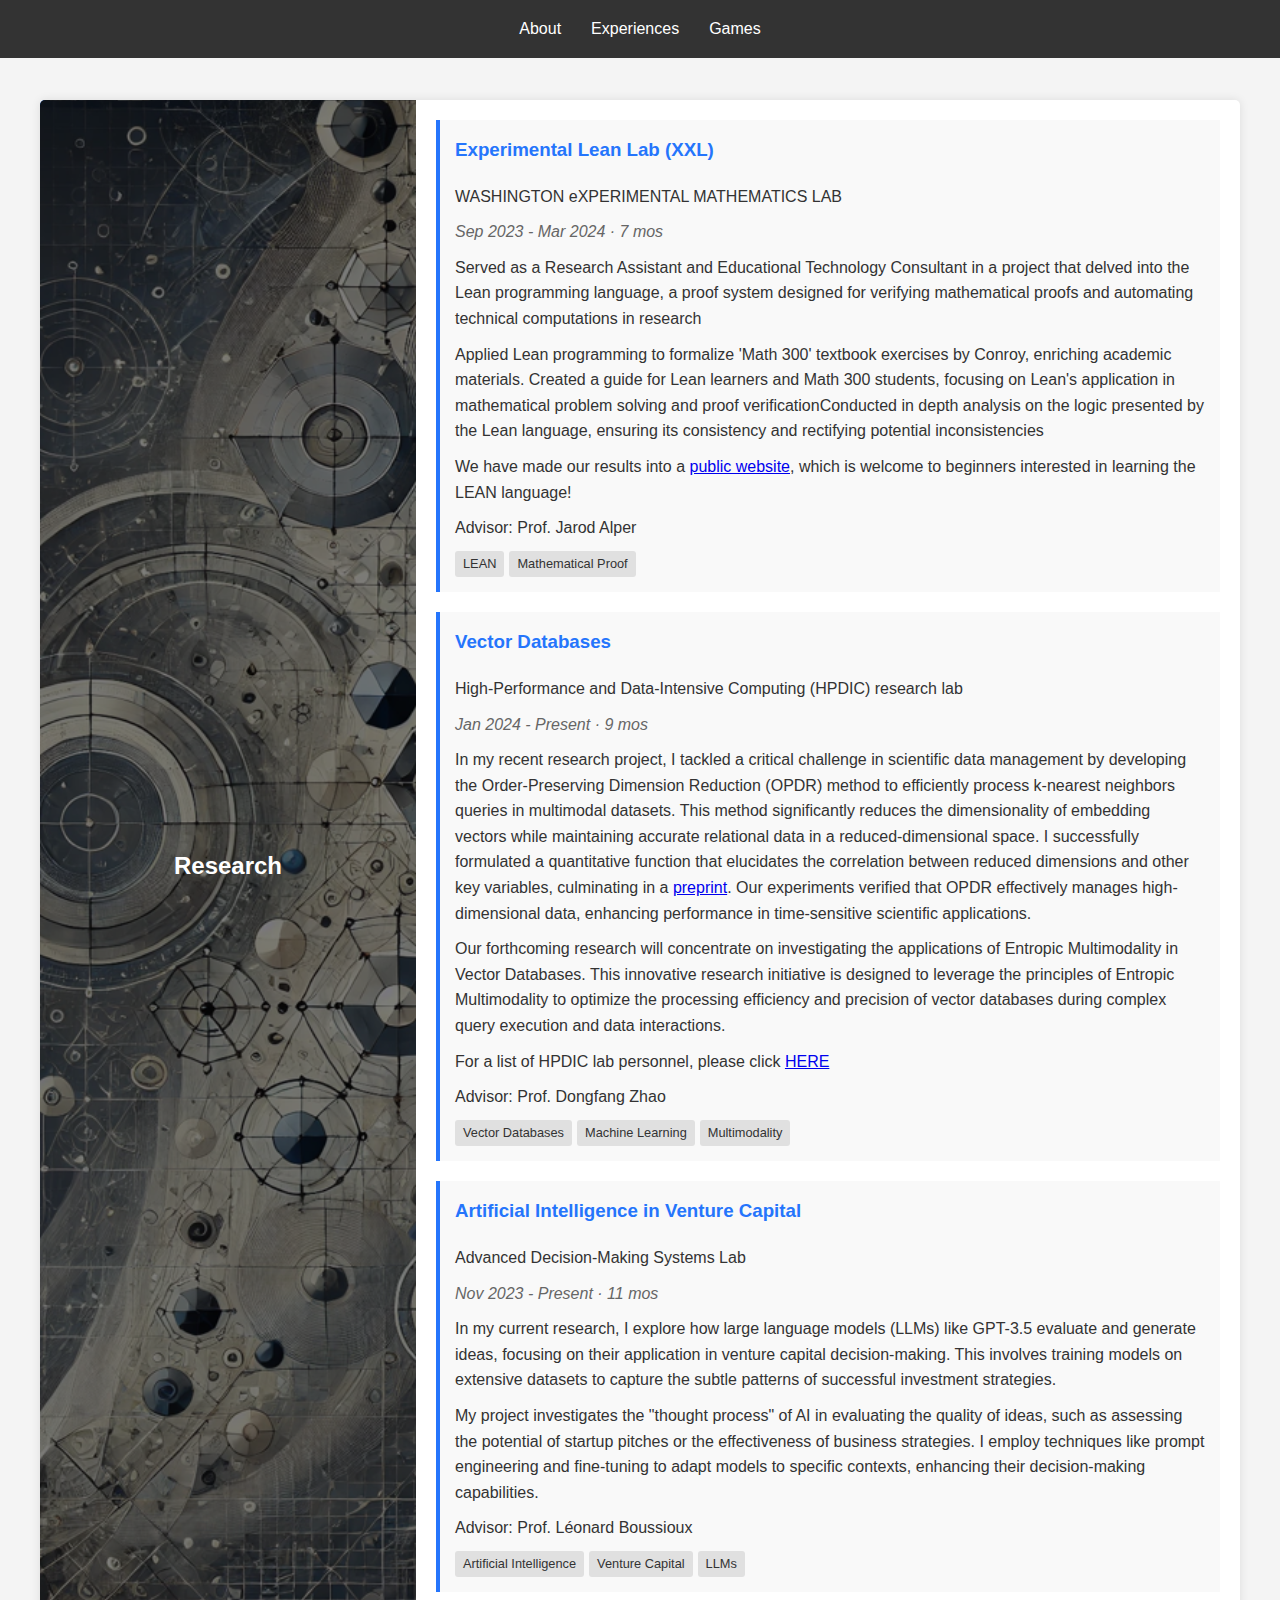
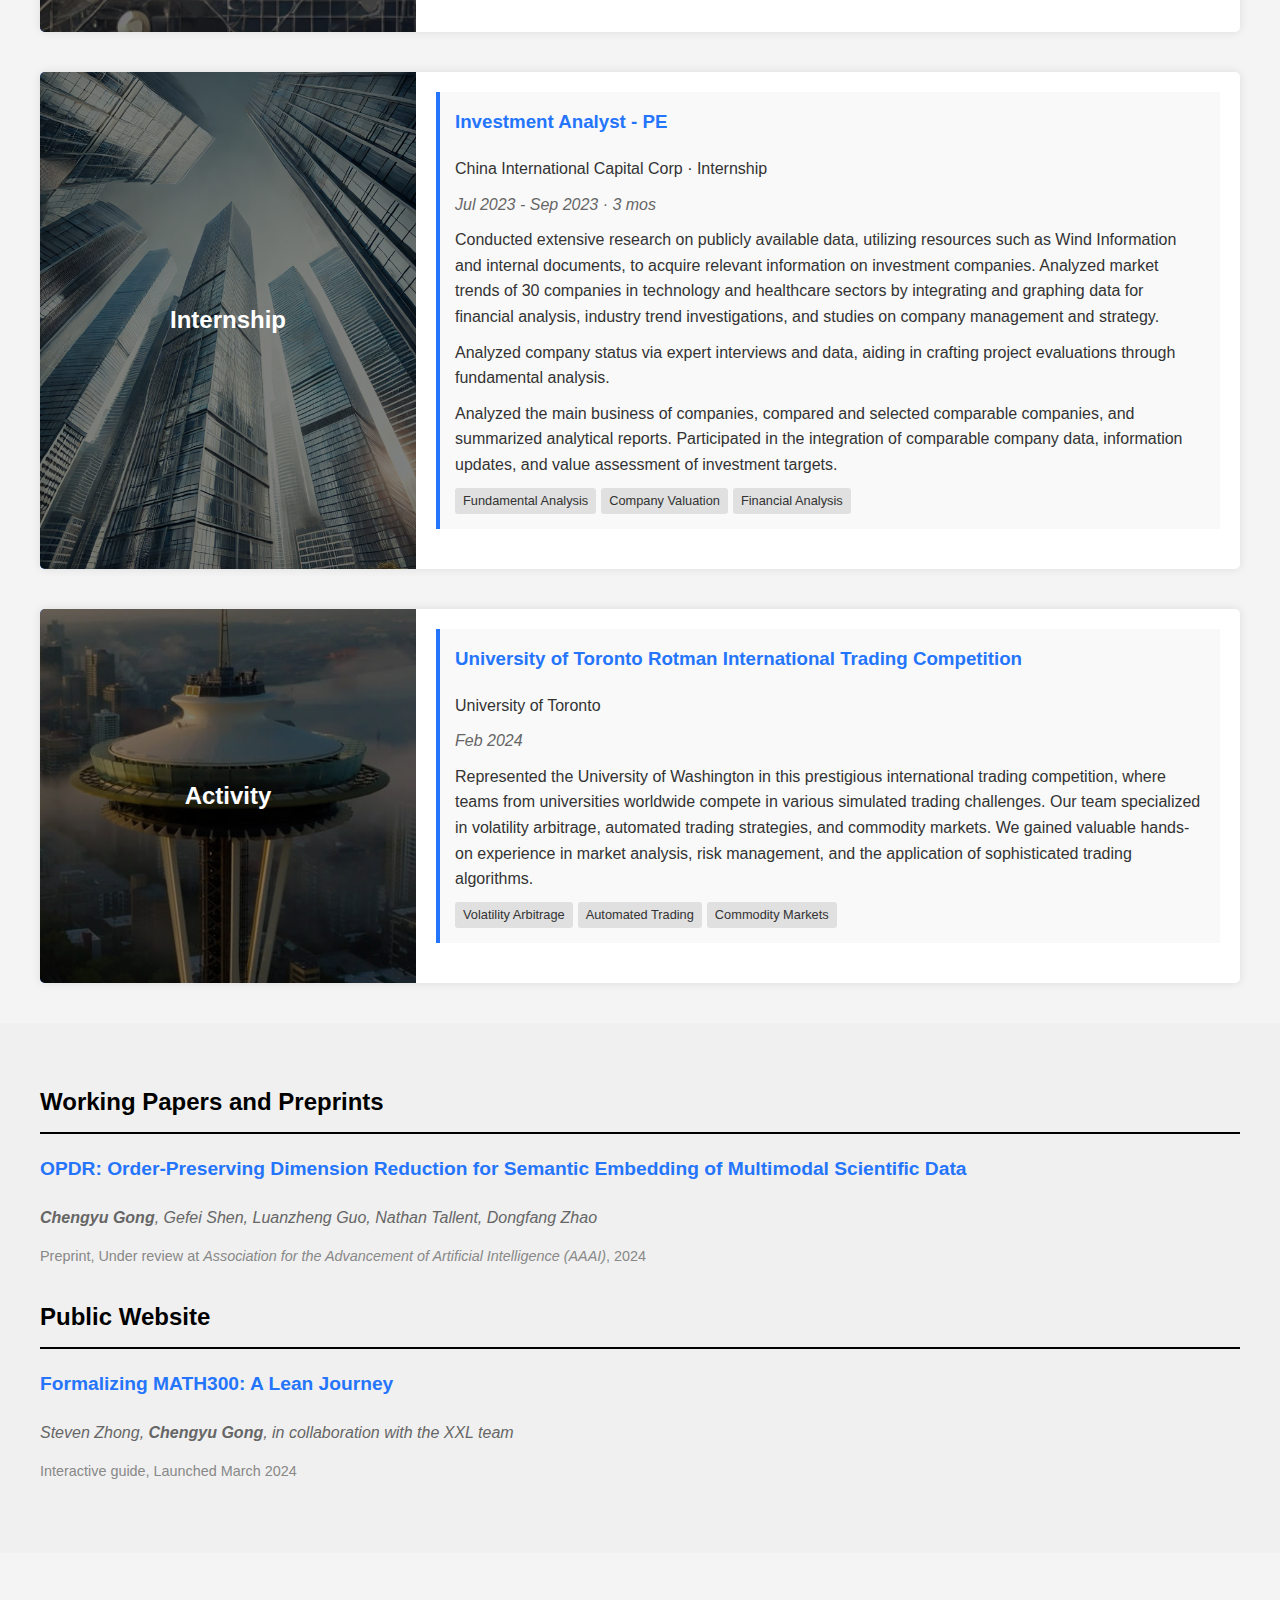
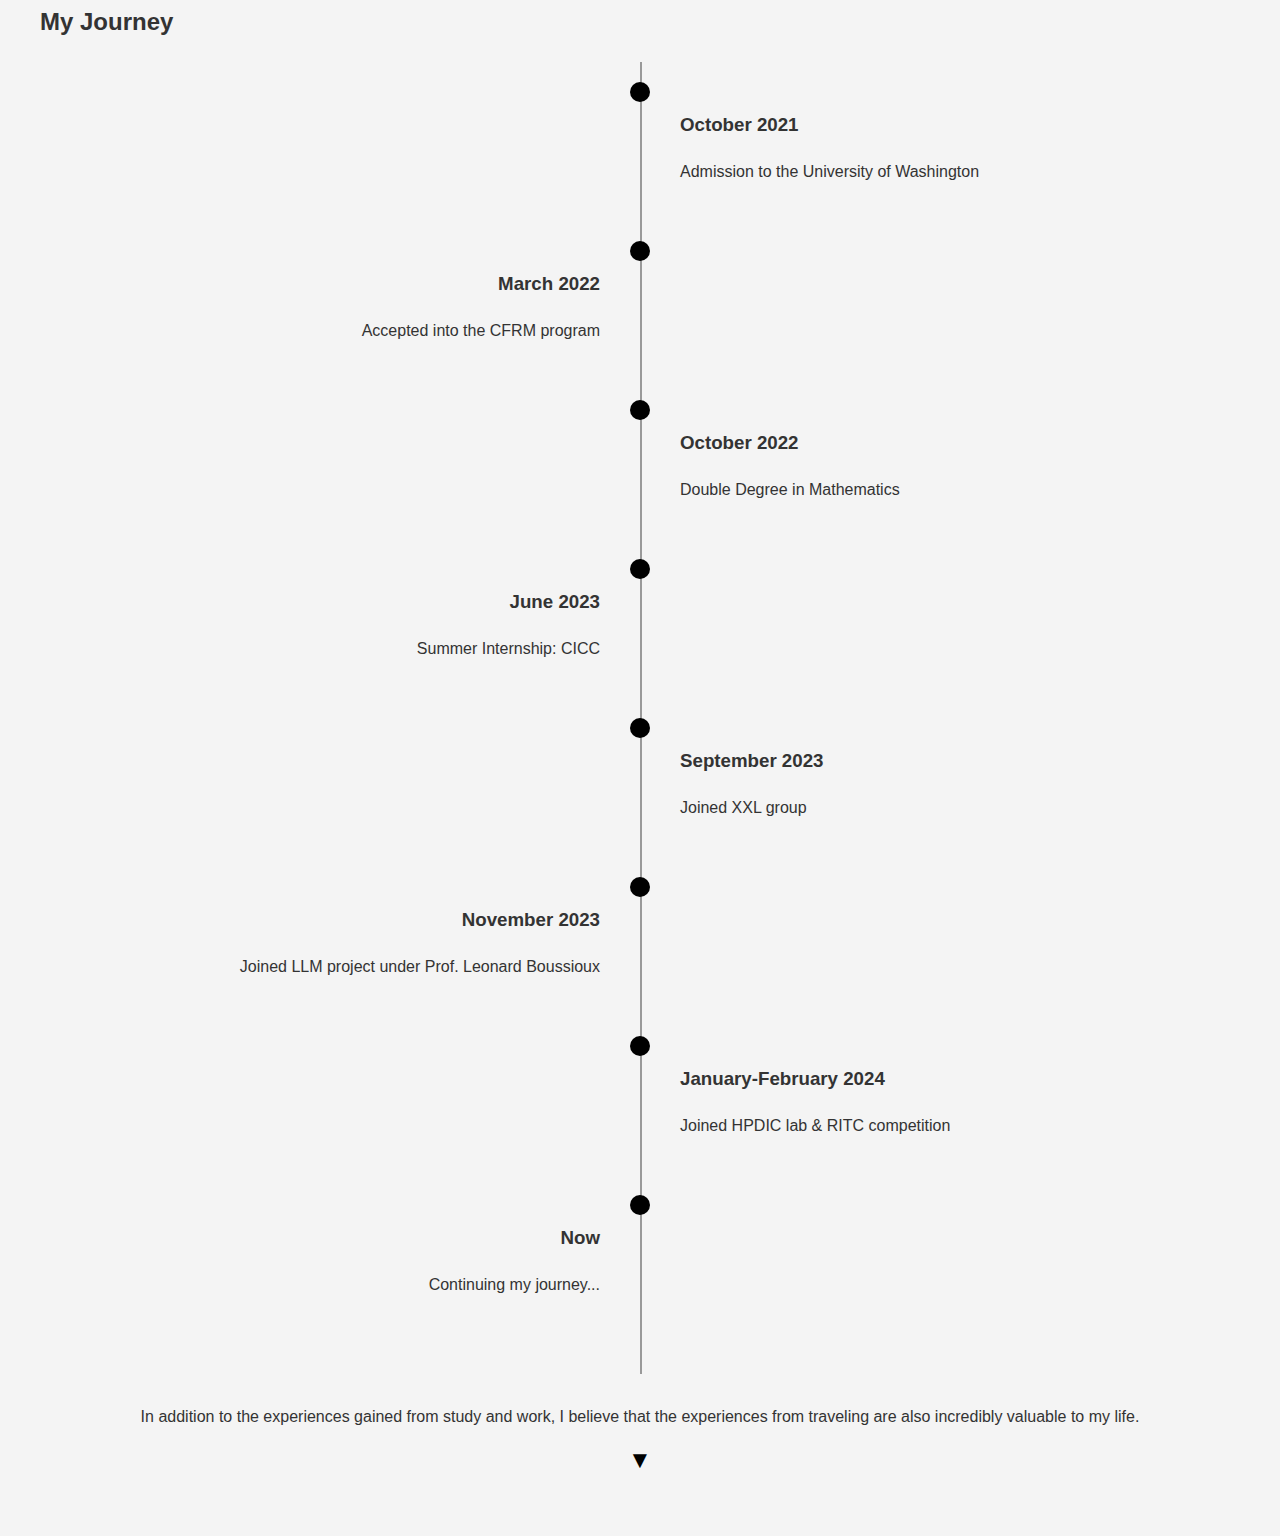
<file: experiences.html>
<!DOCTYPE html>
<html lang="zh-CN">
<head>
    <meta charset="UTF-8">
    <meta name="viewport" content="width=device-width, initial-scale=1.0">
    <title>Experiences - Chengyu Gong</title>
    <link rel="stylesheet" href="https://cdnjs.cloudflare.com/ajax/libs/font-awesome/5.15.3/css/all.min.css">
    <style>
        body, html {
            margin: 0;
            padding: 0;
            font-family: 'Arial', sans-serif;
            line-height: 1.6;
            color: #333;
            background-color: #f4f4f4;
        }
        nav {
            background-color: #333;
            color: white;
            padding: 1em;
            position: fixed;
            top: 0;
            left: 0;
            right: 0;
            z-index: 1000;
        }
        nav ul {
            list-style-type: none;
            padding: 0;
            margin: 0;
            display: flex;
            justify-content: center;
        }
        nav ul li {
            margin: 0 15px;
        }
        nav ul li a {
            color: white;
            text-decoration: none;
            transition: color 0.3s ease;
            font-size: 1em;
        }
        nav ul li a:hover {
            color: #2575fc;
        }
        .menu-toggle {
            display: none;
            cursor: pointer;
            font-size: 1.5em;
            color: white;
        }
        .content {
            max-width: 1200px;
            margin: 80px auto 20px;
            padding: 20px;
        }
        .experience-section {
            display: flex;
            margin-bottom: 40px;
            background-color: white;
            box-shadow: 0 0 10px rgba(0,0,0,0.1);
            border-radius: 5px;
            overflow: hidden;
            opacity: 0;
            transform: translateY(50px);
            transition: opacity 0.5s ease, transform 0.5s ease;
        }
        .experience-section.visible {
            opacity: 1;
            transform: translateY(0);
        }
        .section-title {
            flex-basis: 30%;
            background-color: #2575fc;
            color: white;
            padding: 20px;
            display: flex;
            align-items: center;
            justify-content: center;
            font-size: 1.5em;
            font-weight: bold;
            background-size: cover;
            background-position: center;
        }
        .research-title {
            background-image: url('Asset/research2.png');
            background-size: cover;
            background-position: center;
        }
        .internship-title {
            background-image: url('Asset/intership1.png');
            background-size: cover;
            background-position: center;
        }
        .activity-title {
            background-image: url('Asset/activity1.png');
            background-size: cover;
            background-position: center;
        }
        .section-content {
            flex-basis: 70%;
            padding: 20px;
        }
        .experience-item {
            margin-bottom: 20px;
            padding: 15px;
            background-color: #f9f9f9;
            border-left: 4px solid #2575fc;
            transition: transform 0.3s ease;
        }
        .experience-item:hover {
            transform: translateX(10px);
        }
        .experience-item h3 {
            color: #2575fc;
            margin-top: 0;
        }
        .experience-item p {
            margin: 10px 0;
        }
        .experience-item .date {
            font-style: italic;
            color: #666;
        }
        .tags {
            display: flex;
            flex-wrap: wrap;
            gap: 5px;
            margin-top: 10px;
        }
        .tag {
            background-color: #e0e0e0;
            padding: 3px 8px;
            border-radius: 3px;
            font-size: 0.8em;
        }
        .timeline-section {
            margin-top: 50px;
            padding: 0px;
        }
        .timeline {
            position: relative;
            padding: 20px 0;
            max-width: 1000px;
            margin: 0 auto;
        }
        .timeline::before {
            content: '';
            position: absolute;
            top: 0;
            bottom: 0;
            left: 50%;
            width: 2px;
            background-color: #999;
        }
        .timeline-item {
            position: relative;
            margin-bottom: 30px;
        }
        .timeline-item::after {
            content: '';
            position: absolute;
            left: 50%;
            top: 0;
            transform: translateX(-50%);
            width: 20px;
            height: 20px;
            background-color: #000;
            border-radius: 50%;
            transition: all 0.3s ease;
        }
        .timeline-item:hover::after {
            background-color: #2575fc;
            transform: translateX(-50%) scale(1.2);
        }
        .timeline-content {
            width: 45%;
            padding: 10px;
            color: #333;
            transition: color 0.3s ease;
        }
        .timeline-item:nth-child(odd) .timeline-content {
            margin-left: auto;
            text-align: left;
        }
        .timeline-item:nth-child(even) .timeline-content {
            text-align: right;
        }
        .timeline-item:hover .timeline-content {
            color: #2575fc;
        }
        .travel-section {
            margin-top: 30px;
            text-align: center;
        }
        .travel-toggle {
            background: none;
            border: none;
            font-size: 24px;
            cursor: pointer;
            transition: transform 0.3s ease, color 0.3s ease;
            color: black;
        }
        .travel-toggle.active {
            transform: rotate(180deg);
        }
        .travel-toggle:hover {
            transform: scale(1.2);
            color: #2575fc;
        }
        .travel-content {
            max-height: 0;
            overflow: hidden;
            transition: max-height 0.5s ease;
            background-color: #f0f0f0;
            margin-top: 20px;
            text-align: left;
            padding: 0 20px;
        }
        .travel-content.active {
            max-height: 1000px;
            padding: 20px;
        }
        .paper-list, .website-list {
            list-style-type: none;
            padding: 0;
        }
        .paper-list li, .website-list li {
            margin-bottom: 30px;
        }
        .paper-title, .website-title {
            font-size: 1.2em;
            font-weight: bold;
            color: #2575fc;
            text-decoration: none;
            transition: color 0.3s ease;
            display: inline-block;
            margin-bottom: 5px;
        }
        .paper-title:hover, .website-title:hover {
            color: #1c5cc9;
        }
        .paper-authors, .website-creators {
            font-style: italic;
            color: #666;
            margin-bottom: 3px;
        }
        .paper-info, .website-info {
            font-size: 0.9em;
            color: #888;
        }
        .website-description {
            color: #333;
            line-height: 1.6;
        }
        .new-sections-container {
            margin-top: 50px;
            padding: 20px;
        }
        .paper-authors strong,
        .website-creators strong {
            font-weight: bold;
        }
        .full-width-gray-bg {
            background-color: #f0f0f0;
            width: 100vw;
            margin-left: calc(-50vw + 50%);
            padding: 40px 0;
        }
        .full-width-content {
            max-width: 1200px;
            margin: 0 auto;
            padding: 0 20px;
        }
        .full-width-gray-bg h2 {
            color: #000000;
            border-bottom: 2px solid #000000;
            padding-bottom: 10px;
            margin-bottom: 20px;
        }
        @media screen and (max-width: 768px) {
            nav {
                padding: 0.5em 1em;
            }
            nav ul {
                display: none;
                flex-direction: column;
                align-items: center;
                width: 100%;
            }
            nav ul.show {
                display: flex;
            }
            nav ul li {
                margin: 10px 0;
            }
            .menu-toggle {
                display: block;
                text-align: right;
            }
            .content {
                margin-top: 60px;
            }
            .experience-section {
                flex-direction: column;
            }
            .section-title {
                width: 100%;
                padding: 10px;
                font-size: 1.2em;
            }
            .section-content {
                width: 100%;
                padding: 10px;
            }
            .experience-item {
                padding: 10px;
            }
            .experience-item h3 {
                font-size: 1.1em;
            }
            .experience-item p {
                font-size: 0.9em;
            }
            .tag {
                font-size: 0.7em;
            }
            .new-sections-container {
                padding: 20px 10px;
            }
            .new-section {
                padding: 15px;
            }
            .new-section h2 {
                font-size: 1.3em;
            }
            .paper-list li, .website-list li {
                margin-bottom: 20px;
            }
            .paper-title, .website-title {
                font-size: 1.1em;
            }
            .paper-authors, .website-creators,
            .paper-info, .website-info {
                font-size: 0.85em;
            }
            .timeline::before {
                left: 20px;
            }
            .timeline-item {
                margin-bottom: 50px;
            }
            .timeline-item::after {
                left: 20px;
            }
            .timeline-content {
                width: calc(100% - 50px);
                margin-left: 50px;
                text-align: left !important;
            }
            .timeline-item:nth-child(even) .timeline-content {
                margin-left: 50px;
            }
            .full-width-gray-bg {
                padding: 30px 0;
            }
            .full-width-content {
                padding: 0 15px;
            }
        }
    </style>
</head>
<body>
    <nav>
        <div class="menu-toggle">☰</div>
        <ul>
            <li><a href="index.html#about">About</a></li>
            <li><a href="experiences.html">Experiences</a></li>
            <li><a href="games.html">Games</a></li>
        </ul>
    </nav>

    <div class="content">
        <!-- Research Section -->
        <div class="experience-section">
            <div class="section-title research-title">Research</div>
            <div class="section-content">
                <div class="experience-item">
                    <h3>Experimental Lean Lab (XXL)</h3>
                    <p>WASHINGTON eXPERIMENTAL MATHEMATICS LAB</p>
                    <p class="date">Sep 2023 - Mar 2024 · 7 mos</p>
                    <p>Served as a Research Assistant and Educational Technology Consultant in a project that delved into the Lean programming language, a proof system designed for verifying mathematical proofs and automating technical computations in research</p>
                    <p>Applied Lean programming to formalize 'Math 300' textbook exercises by Conroy, enriching academic materials. Created a guide for Lean learners and Math 300 students, focusing on Lean's application in mathematical problem solving and proof verificationConducted in depth analysis on the logic presented by the Lean language, ensuring its consistency and rectifying potential inconsistencies</p>
                    <p>We have made our results into a <a href="https://stevennzzz.github.io/FormalizingMATH300/" target="_blank" rel="noopener noreferrer">public website</a>, which is welcome to beginners interested in learning the LEAN language!</p>
                    <p>Advisor: Prof. Jarod Alper</p>
                    <div class="tags">
                        <span class="tag">LEAN</span>
                        <span class="tag">Mathematical Proof</span>
                    </div>
                </div>
                <div class="experience-item">
                    <h3>Vector Databases</h3>
                    <p>High-Performance and Data-Intensive Computing (HPDIC) research lab</p>
                    <p class="date">Jan 2024 - Present · 9 mos</p>
                    <p>In my recent research project, I tackled a critical challenge in scientific data management by developing the Order-Preserving Dimension Reduction (OPDR) method to efficiently process k-nearest neighbors queries in multimodal datasets. This method significantly reduces the dimensionality of embedding vectors while maintaining accurate relational data in a reduced-dimensional space. I successfully formulated a quantitative function that elucidates the correlation between reduced dimensions and other key variables, culminating in a <a href="https://arxiv.org/abs/2408.10264" target="_blank" rel="noopener noreferrer">preprint</a>. Our experiments verified that OPDR effectively manages high-dimensional data, enhancing performance in time-sensitive scientific applications.</p>
                    <p>Our forthcoming research will concentrate on investigating the applications of Entropic Multimodality in Vector Databases. This innovative research initiative is designed to leverage the principles of Entropic Multimodality to optimize the processing efficiency and precision of vector databases during complex query execution and data interactions.</p>
                    <p>For a list of HPDIC lab personnel, please click <a href="https://hpdic.github.io/" target="_blank" rel="noopener noreferrer">HERE</a></p>
                    <p>Advisor: Prof. Dongfang Zhao</p>
                    <div class="tags">
                        <span class="tag">Vector Databases</span>
                        <span class="tag">Machine Learning</span>
                        <span class="tag">Multimodality</span>
                    </div>
                </div>
                <div class="experience-item">
                    <h3>Artificial Intelligence in Venture Capital</h3>
                    <p>Advanced Decision-Making Systems Lab</p>
                    <p class="date">Nov 2023 - Present · 11 mos</p>
                    <p>In my current research, I explore how large language models (LLMs) like GPT-3.5 evaluate and generate ideas, focusing on their application in venture capital decision-making. This involves training models on extensive datasets to capture the subtle patterns of successful investment strategies.</p>
                    <p>My project investigates the "thought process" of AI in evaluating the quality of ideas, such as assessing the potential of startup pitches or the effectiveness of business strategies. I employ techniques like prompt engineering and fine-tuning to adapt models to specific contexts, enhancing their decision-making capabilities.</p>
                    <p>Advisor: Prof. Léonard Boussioux</p>
                    <div class="tags">
                        <span class="tag">Artificial Intelligence</span>
                        <span class="tag">Venture Capital</span>
                        <span class="tag">LLMs</span>
                    </div>
                </div>             
            </div>
        </div>
    
        <!-- Internship Section -->
        <div class="experience-section">
            <div class="section-title internship-title">Internship</div>
            <div class="section-content">
                <div class="experience-item">
                    <h3>Investment Analyst - PE</h3>
                    <p>China International Capital Corp · Internship</p>
                    <p class="date">Jul 2023 - Sep 2023 · 3 mos</p>
                    <p>Conducted extensive research on publicly available data, utilizing resources such as Wind Information and internal documents, to acquire relevant information on investment companies. Analyzed market trends of 30 companies in technology and healthcare sectors by integrating and graphing data for financial analysis, industry trend investigations, and studies on company management and strategy.</p>
                    <p>Analyzed company status via expert interviews and data, aiding in crafting project evaluations through fundamental analysis.</p>
                    <p>Analyzed the main business of companies, compared and selected comparable companies, and summarized analytical reports. Participated in the integration of comparable company data, information updates, and value assessment of investment targets.</p>
                    <div class="tags">
                        <span class="tag">Fundamental Analysis</span>
                        <span class="tag">Company Valuation</span>
                        <span class="tag">Financial Analysis</span>
                    </div>
                </div>
            </div>
        </div>
    
        <!-- Activity Section -->
        <div class="experience-section">
            <div class="section-title activity-title">Activity</div>
            <div class="section-content">
                <div class="experience-item">
                    <h3>University of Toronto Rotman International Trading Competition</h3>
                    <p>University of Toronto<p>
                    <p class="date">Feb 2024</p>
                    <p>Represented the University of Washington in this prestigious international trading competition, where teams from universities worldwide compete in various simulated trading challenges. Our team specialized in volatility arbitrage, automated trading strategies, and commodity markets. We gained valuable hands-on experience in market analysis, risk management, and the application of sophisticated trading algorithms.</p>
                    <div class="tags">
                        <span class="tag">Volatility Arbitrage</span>
                        <span class="tag">Automated Trading</span>
                        <span class="tag">Commodity Markets</span>
                    </div>
                </div>
            </div>
        </div>

        <div class="full-width-gray-bg">
            <div class="full-width-content">
                <!-- Working Papers and Preprints Section -->
                <div class="new-section">
                    <h2>Working Papers and Preprints</h2>
                    <ul class="paper-list">
                        <li>
                            <a href="https://arxiv.org/abs/2408.10264" class="paper-title" target="_blank" rel="noopener noreferrer">OPDR: Order-Preserving Dimension Reduction for Semantic Embedding of Multimodal Scientific Data</a>
                            <p class="paper-authors"><strong>Chengyu Gong</strong>, Gefei Shen, Luanzheng Guo, Nathan Tallent, Dongfang Zhao</p>
                            <p class="paper-info">Preprint, Under review at <i>Association for the Advancement of Artificial Intelligence (AAAI)</i>, 2024</p>
                        </li>
                        <!-- 可以按需添加更多论文 -->
                    </ul>
                </div>
                
                <!-- Public Website Section -->
                <div class="new-section">
                    <h2>Public Website</h2>
                    <ul class="website-list">
                        <li>
                            <a href="https://stevennzzz.github.io/FormalizingMATH300/" class="website-title" target="_blank" rel="noopener noreferrer">Formalizing MATH300: A Lean Journey</a>
                            <p class="website-creators">Steven Zhong, <strong>Chengyu Gong</strong>, in collaboration with the XXL team</p>
                            <p class="website-info">Interactive guide, Launched March 2024</p>
                        </li>
                        <!-- 可以按需添加更多网站 -->
                    </ul>
                </div>
            </div>
        </div>

        <div class="timeline-section">
            <h2>My Journey</h2>
            <div class="timeline">
                <div class="timeline-item">
                    <div class="timeline-content">
                        <h3>October 2021</h3>
                        <p>Admission to the University of Washington</p>
                    </div>
                </div>
                <div class="timeline-item">
                    <div class="timeline-content">
                        <h3>March 2022</h3>
                        <p>Accepted into the CFRM program</p>
                    </div>
                </div>
                <div class="timeline-item">
                    <div class="timeline-content">
                        <h3>October 2022</h3>
                        <p>Double Degree in Mathematics</p>
                    </div>
                </div>
                <div class="timeline-item">
                    <div class="timeline-content">
                        <h3>June 2023</h3>
                        <p>Summer Internship: CICC</p>
                    </div>
                </div>
                <div class="timeline-item">
                    <div class="timeline-content">
                        <h3>September 2023</h3>
                        <p>Joined XXL group</p>
                    </div>
                </div>
                <div class="timeline-item">
                    <div class="timeline-content">
                        <h3>November 2023</h3>
                        <p>Joined LLM project under Prof. Leonard Boussioux</p>
                    </div>
                </div>
                <div class="timeline-item">
                    <div class="timeline-content">
                        <h3>January-February 2024</h3>
                        <p>Joined HPDIC lab & RITC competition</p>
                    </div>
                </div>
                <div class="timeline-item">
                    <div class="timeline-content">
                        <h3>Now</h3>
                        <p>Continuing my journey...</p>
                    </div>
                </div>
            </div>
        </div>
    
        <div class="travel-section">
            <p>In addition to the experiences gained from study and work, I believe that the experiences from traveling are also incredibly valuable to my life.</p>
            <button class="travel-toggle" aria-label="展开旅行经历">&#9660;</button>
            <div class="travel-content">
                <h3>我的旅行足迹</h3>
                <p>别管了 别管了 晚点再写吧</p>
                <!-- 这里可以添加更多旅行经历 -->
            </div>
        </div>
    </div>
    <script>
        document.addEventListener('DOMContentLoaded', () => {
            const sections = document.querySelectorAll('.experience-section');
            const travelToggle = document.querySelector('.travel-toggle');
            const travelContent = document.querySelector('.travel-content');
            const menuToggle = document.querySelector('.menu-toggle');
            const navUl = document.querySelector('nav ul');
        
            // 导航菜单切换逻辑
            menuToggle.addEventListener('click', () => {
                navUl.classList.toggle('show');
            });
        
            // 点击导航链接后关闭菜单
            document.querySelectorAll('nav ul li a').forEach(link => {
                link.addEventListener('click', () => {
                    navUl.classList.remove('show');
                });
            });
        
            // 立即显示所有内容
            sections.forEach(section => {
                section.classList.add('visible');
            });
        
            // 旅行部分的切换逻辑
            travelToggle.addEventListener('click', () => {
                travelToggle.classList.toggle('active');
                travelContent.classList.toggle('active');
                
                if (travelContent.classList.contains('active')) {
                    setTimeout(() => {
                        travelContent.scrollIntoView({ behavior: 'smooth', block: 'start' });
                    }, 300); // 等待内容展开后再滚动
                }
            });
        
            // 添加触摸滑动支持
            let startY;
            document.addEventListener('touchstart', (e) => {
                startY = e.touches[0].clientY;
            });
        
            document.addEventListener('touchmove', (e) => {
                if (!startY) return;
                
                const currentY = e.touches[0].clientY;
                const diff = startY - currentY;
        
                if (diff > 50) {
                    window.scrollBy(0, 50);
                } else if (diff < -50) {
                    window.scrollBy(0, -50);
                }
            });
        
            document.addEventListener('touchend', () => {
                startY = null;
            });
        });
    </script>
</body>
</html>
</file>
